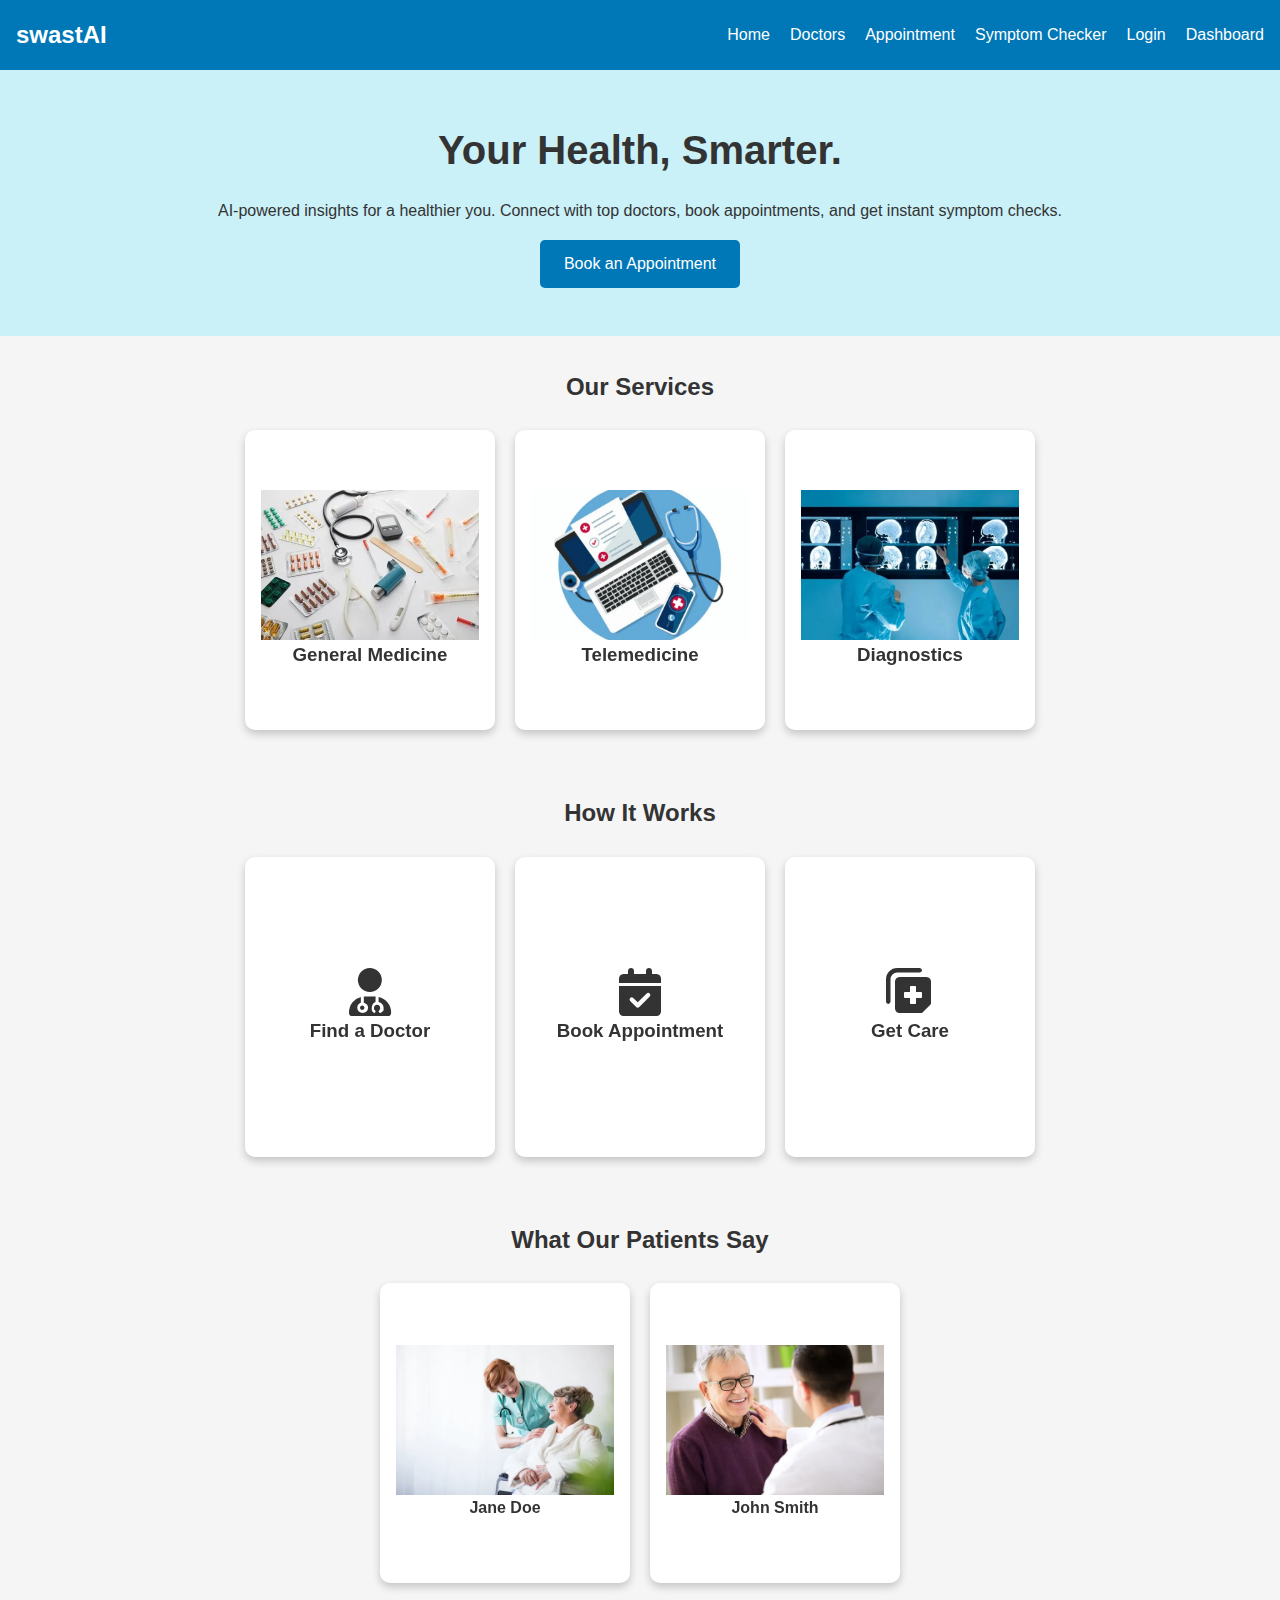
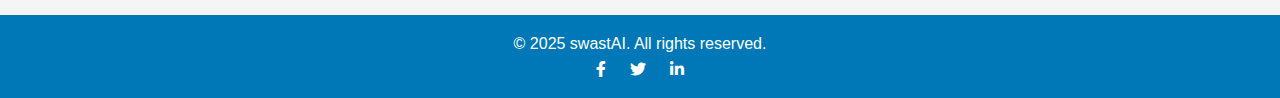
<file: index.html>
<!DOCTYPE html>
<html lang="en">
<head>
  <meta charset="UTF-8">
  <meta name="viewport" content="width=device-width, initial-scale=1.0">
  <title>swastAI - Your AI-Integrated Healthcare Partner</title>
  <link rel="stylesheet" href="https://cdnjs.cloudflare.com/ajax/libs/font-awesome/6.0.0-beta3/css/all.min.css">
  <style>
    * {
      margin: 0;
      padding: 0;
      box-sizing: border-box;
    }

    body {
      font-family: Arial, sans-serif;
      background: #f5f5f5;
      color: #333;
      line-height: 1.6;
    }

    header {
      background: #0077b6;
      padding: 1rem;
      color: white;
    }

    nav {
      display: flex;
      justify-content: space-between;
      align-items: center;
    }

    .logo {
      font-size: 1.5rem;
      font-weight: bold;
    }

    nav ul {
      display: flex;
      list-style: none;
    }

    nav ul li {
      margin-left: 20px;
    }

    nav ul li a {
      color: white;
      text-decoration: none;
    }

    .hero {
      background: #caf0f8;
      padding: 3rem;
      text-align: center;
    }

    .hero h1 {
      font-size: 2.5rem;
      margin-bottom: 1rem;
    }

    .btn {
      display: inline-block;
      margin-top: 1rem;
      padding: 0.7rem 1.5rem;
      background: #0077b6;
      color: white;
      border-radius: 5px;
      text-decoration: none;
    }

    .services, .how-it-works, .testimonials {
      padding: 2rem;
      text-align: center;
    }

    .service-cards, .testimonial-cards, .steps, .flip-cards {
      display: flex;
      flex-wrap: wrap;
      justify-content: center;
      gap: 20px;
      margin-top: 1.5rem;
    }

    .card {
      width: 250px;
      height: 300px;
      perspective: 1000px;
      cursor: pointer;
    }

    .card-inner {
      position: relative;
      width: 100%;
      height: 100%;
      transition: transform 0.6s;
      transform-style: preserve-3d;
    }

    .card.flipped .card-inner {
      transform: rotateY(180deg);
    }

    .card-front, .card-back {
      position: absolute;
      width: 100%;
      height: 100%;
      backface-visibility: hidden;
      border-radius: 10px;
      overflow: hidden;
      box-shadow: 0 4px 8px rgba(0,0,0,0.2);
    }

    .card-front {
      background: white;
      display: flex;
      flex-direction: column;
      align-items: center;
      justify-content: center;
      padding: 1rem;
    }

    .card-front img {
      width: 100%;
      height: 150px;
      object-fit: cover;
    }

    .card-back {
      background: #48cae4;
      color: white;
      transform: rotateY(180deg);
      padding: 1rem;
      display: flex;
      align-items: center;
      justify-content: center;
      text-align: center;
    }

    footer {
      background: #0077b6;
      color: white;
      padding: 1rem;
      text-align: center;
    }

    .social-links a {
      margin: 0 10px;
      color: white;
      text-decoration: none;
    }

    @media (max-width: 768px) {
      .service-cards, .testimonial-cards, .steps, .flip-cards {
        flex-direction: column;
        align-items: center;
      }
    }
  </style>
</head>
<body>
  <header>
    <nav>
      <div class="logo">swastAI</div>
      <ul>
        <li><a href="index.html">Home</a></li>
        <li><a href="doctors.html">Doctors</a></li>
        <li><a href="appointment.html">Appointment</a></li>
        <li><a href="symptom-checker.html">Symptom Checker</a></li>
        <li><a href="login.html">Login</a></li>
        <li><a href="dashboard.html">Dashboard</a></li>
      </ul>
    </nav>
  </header>

  <main>
    <section class="hero">
      <div class="hero-content">
        <h1>Your Health, Smarter.</h1>
        <p>AI-powered insights for a healthier you. Connect with top doctors, book appointments, and get instant symptom checks.</p>
        <a href="appointment.html" class="btn">Book an Appointment</a>
      </div>
    </section>

    <section class="services">
      <h2>Our Services</h2>
      <div class="service-cards">
        <div class="card">
          <div class="card-inner">
            <div class="card-front">
              <img src="/assets/images/med1.jpg" alt="General Medicine">
              <h3>General Medicine</h3>
            </div>
            <div class="card-back">
              <p>Comprehensive care for your everyday health needs with certified doctors and expert staff.</p>
            </div>
          </div>
        </div>

        <div class="card">
          <div class="card-inner">
            <div class="card-front">
              <img src="/assets/images/med2.jpg" alt="Telemedicine">
              <h3>Telemedicine</h3>
            </div>
            <div class="card-back">
              <p>Video consultation with specialists at your fingertips, anytime, anywhere.</p>
            </div>
          </div>
        </div>

        <div class="card">
          <div class="card-inner">
            <div class="card-front">
              <img src="/assets/images/med3.jpg" alt="Diagnostics">
              <h3>Diagnostics</h3>
            </div>
            <div class="card-back">
              <p>Accurate, timely diagnostics including blood tests, scans, and AI-based analysis.</p>
            </div>
          </div>
        </div>
      </div>
    </section>

    <section class="how-it-works">
      <h2>How It Works</h2>
      <div class="steps">
        <div class="card">
          <div class="card-inner">
            <div class="card-front">
              <i class="fas fa-user-md fa-3x"></i>
              <h3>Find a Doctor</h3>
            </div>
            <div class="card-back">
              <p>Browse and compare profiles, reviews, and specialties to pick the right doctor for your needs.</p>
            </div>
          </div>
        </div>

        <div class="card">
          <div class="card-inner">
            <div class="card-front">
              <i class="fas fa-calendar-check fa-3x"></i>
              <h3>Book Appointment</h3>
            </div>
            <div class="card-back">
              <p>Choose your time slot and confirm booking in just a few clicks from your phone or desktop.</p>
            </div>
          </div>
        </div>

        <div class="card">
          <div class="card-inner">
            <div class="card-front">
              <i class="fas fa-notes-medical fa-3x"></i>
              <h3>Get Care</h3>
            </div>
            <div class="card-back">
              <p>Receive expert treatment and follow-up, powered by AI insights and digital health records.</p>
            </div>
          </div>
        </div>
      </div>
    </section>

    <section class="testimonials">
      <h2>What Our Patients Say</h2>
      <div class="testimonial-cards">
        <div class="card">
          <div class="card-inner">
            <div class="card-front">
              <img src="/assets/images/p1.png" alt="Patient">
              <h4>Jane Doe</h4>
            </div>
            <div class="card-back">
              <p>"swastAI made it so easy to find a specialist and book an appointment. Highly recommended!"</p>
            </div>
          </div>
        </div>

        <div class="card">
          <div class="card-inner">
            <div class="card-front">
              <img src="/assets/images/p2.png" alt="Patient">
              <h4>John Smith</h4>
            </div>
            <div class="card-back">
              <p>"The telemedicine service is a lifesaver. I got a consultation without leaving my home."</p>
            </div>
          </div>
        </div>
      </div>
    </section>
  </main>

  <footer>
    <div class="footer-content">
      <p>&copy; 2025 swastAI. All rights reserved.</p>
      <div class="social-links">
        <a href="#"><i class="fab fa-facebook-f"></i></a>
        <a href="#"><i class="fab fa-twitter"></i></a>
        <a href="#"><i class="fab fa-linkedin-in"></i></a>
      </div>
    </div>
  </footer>

  <script>
    document.querySelectorAll('.card').forEach(card => {
      card.addEventListener('click', () => {
        card.classList.toggle('flipped');
      });
    });
  </script>
</body>
</html>
</file>
